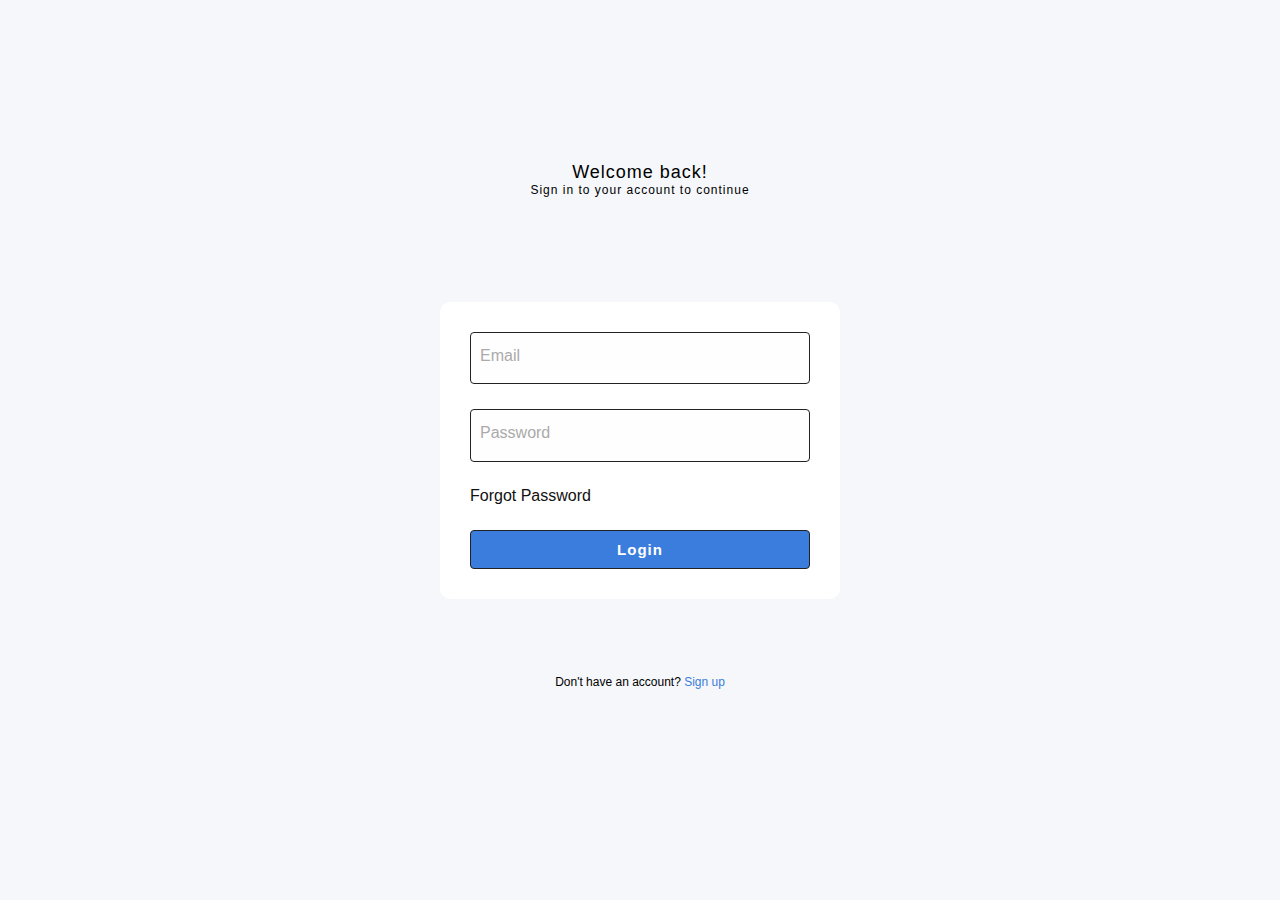
<file: signIn.html>
<!DOCTYPE html>
<html lang="en">
  <head>
    <meta charset="UTF-8" />
    <meta
      name="viewport"
      content="width=device-width, initial-scale=1.0" />
    <title>SignIn</title>
    <style>
      @import url('https://fonts.googleapis.com/css2?family=Quicksand:wght@300;400;500;600;700&display=swap');
      * {
        margin: 0;
        padding: 0;
        font-family: Arial, Helvetica, sans-serif;
        box-sizing: border-box;
      }
      html,
      body {
        width: 100%;
        height: 100%;
      }
      section {
        position: relative;
        width: 100%;
        height: 100%;
        display: flex;
        justify-content: center;
        align-items: center;
        background-color: #f5f7fa;
        overflow: hidden;
      }
      .form-text-container1 {
        display: inline-block;
        color: black;
        position: absolute;
        top: 18%;
        text-align: center;
      }
      .form-text-container1 h2 {
        font-weight: 400;
        letter-spacing: 1px;
        font-size: 18px;
      }
      .form-text-container1 h3 {
        font-weight: 200;
        letter-spacing: 1px;
        font-size: 12px;
      }
      .form-text-container2 {
        display: inline-block;
        color: black;
        position: absolute;
        top: 75%;
        text-align: center;
      }
      .form-text-container2 p {
        font-size: 12px;
      }
      .form-text-container2 a {
        text-decoration: none;
        color: #3b7ddd;
      }
      section .signin {
        position: absolute;
        width: 400px;
        background: #fff;
        z-index: 1000;
        display: flex;
        justify-content: center;
        align-items: center;
        padding: 30px;
        border-radius: 10px;
      }
      section .signin .content {
        position: relative;
        width: 100%;
        display: flex;
        justify-content: center;
        align-items: center;
        flex-direction: column;
        gap: 40px;
      }
      section .signin .content h2 {
        font-size: 2em;
        color: #222;
        text-transform: uppercase;
      }
      section .signin .content .form {
        width: 100%;
        display: flex;
        flex-direction: column;
        gap: 25px;
      }
      section .signin .content .form .inputBox {
        position: relative;
        width: 100%;
      }
      section .signin .content .form .inputBox input {
        position: relative;
        width: 100%;
        background: #fffefe;
        border: 1px solid #222;
        outline: none;
        padding: 25px 10px 7.5px;
        border-radius: 4px;
        color: #111;
        font-weight: 500;
        font-size: 1em;
      }
      section .signin .content .form .inputBox i {
        position: absolute;
        left: 0;
        padding: 15px 10px;
        font-style: normal;
        color: #aaa;
        transition: 0.5s;
        pointer-events: none;
      }
      .signin .content .form .inputBox input:focus ~ i,
      .signin .content .form .inputBox input:valid ~ i {
        transform: translateY(-7.5px);
        font-size: 0.8em;
        color: #111;
      }
      .signin .content .form .links {
        position: relative;
        width: 100%;
        display: flex;
        justify-content: space-between;
      }
      .signin .content .form .links a {
        color: #111;
        text-decoration: none;
      }
      .signin .content .form .links a:nth-child(2) {
        color: #111;
        font-weight: 600;
      }
      .signin .content .form .inputBox input[type='submit'] {
        padding: 10px;
        background: #3b7ddd;
        color: #fff;
        font-weight: 600;
        font-size: 15px;
        letter-spacing: 1px;
        cursor: pointer;
      }
      input[type='submit']:active {
        opacity: 0.6;
      }
      @media (max-width: 900px) {
        section span {
          width: calc(10vw - 2px);
          height: calc(10vw - 2px);
        }
      }
      @media (max-width: 600px) {
        section span {
          width: calc(20vw - 2px);
          height: calc(20vw - 2px);
        }
      }
    </style>
  </head>
  <body>
    <section>
      <div class="form-text-container1">
        <h2>Welcome back!</h2>
        <h3>Sign in to your account to continue</h3>
      </div>
      <div class="signin">
        <div class="content">
          <div class="form">
            <div class="inputBox">
              <input
                type="email"
                required />
              <i>Email</i>
            </div>

            <div class="inputBox">
              <input
                type="password"
                required />
              <i>Password</i>
            </div>

            <div class="links">
              <a href="#">Forgot Password</a>
            </div>

            <div class="inputBox">
              <input
                type="submit"
                value="Login" />
            </div>
          </div>
        </div>
      </div>
      <div class="form-text-container2">
        <p>Don't have an account? <a href="signUp.html">Sign up</a></p>
      </div>
    </section>
  </body>
</html>
</file>
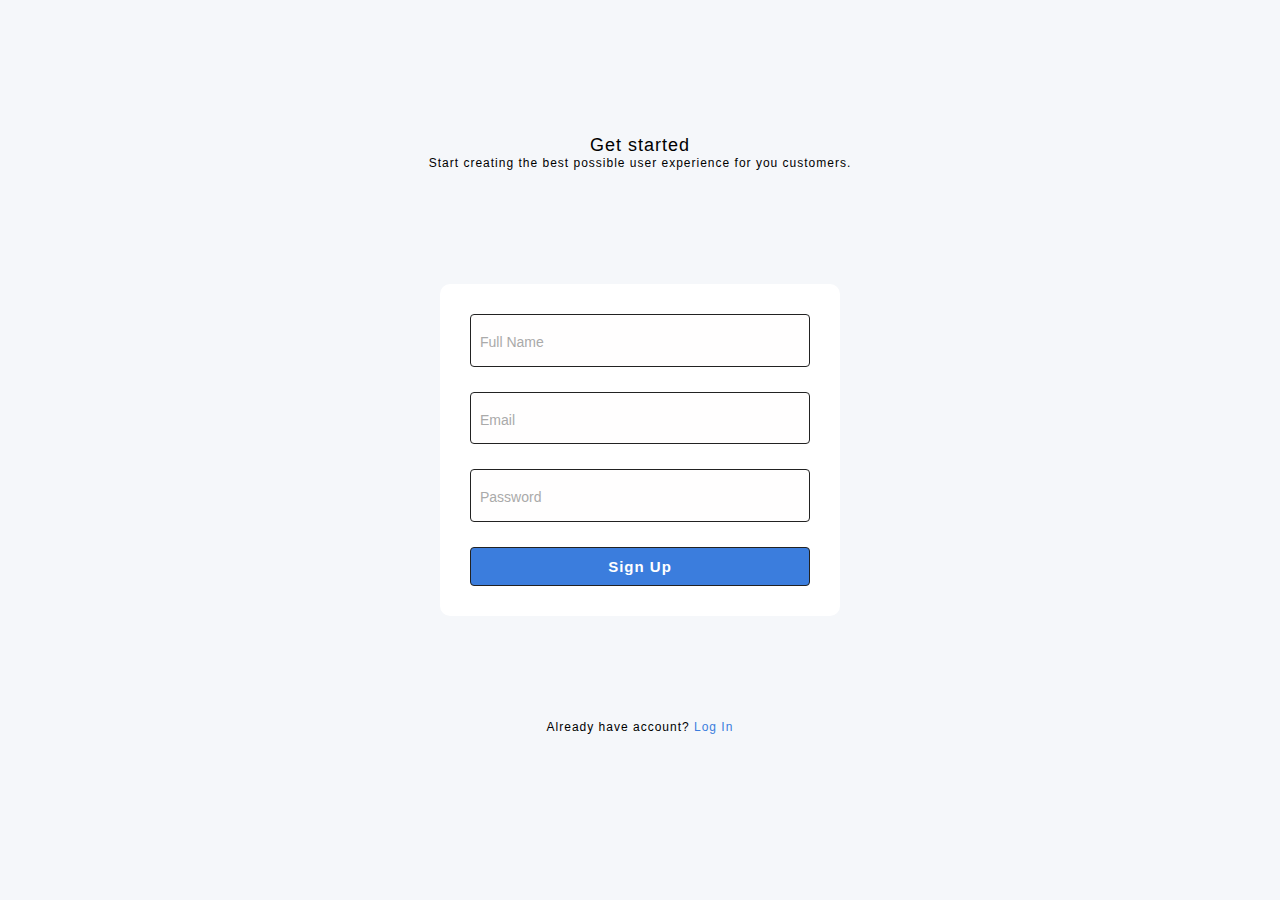
<file: signUp.html>
<!DOCTYPE html>
<html lang="en">
  <head>
    <meta charset="UTF-8" />
    <meta
      name="viewport"
      content="width=device-width, initial-scale=1.0" />
    <title>SignUp</title>
    <style>
      @import url('https://fonts.googleapis.com/css2?family=Quicksand:wght@300;400;500;600;700&display=swap');
      * {
        margin: 0;
        padding: 0;
        font-family: Arial, Helvetica, sans-serif;
        box-sizing: border-box;
      }
      html,
      body {
        width: 100%;
        height: 100%;
      }
      section {
        position: relative;
        width: 100%;
        height: 100%;
        display: flex;
        justify-content: center;
        align-items: center;
        background-color: #f5f7fa;
        overflow: hidden;
      }
      .form-text-container1 {
        display: inline-block;
        color: black;
        position: absolute;
        top: 15%;
        text-align: center;
      }
      .form-text-container1 h2 {
        font-weight: 400;
        letter-spacing: 1px;
        font-size: 18px;
      }
      .form-text-container1 h3 {
        font-weight: 200;
        letter-spacing: 1px;
        font-size: 12px;
      }
      .form-text-container2 {
        display: inline-block;
        color: black;
        position: absolute;
        letter-spacing: 1px;
        top: 80%;
        text-align: center;
      }
      .form-text-container2 p {
        font-size: 12px;
      }
      .form-text-container2 a {
        text-decoration: none;
        color: #3b7ddd;
      }
      section .signin {
        position: absolute;
        width: 400px;
        background: #fff;
        z-index: 1000;
        display: flex;
        justify-content: center;
        align-items: center;
        padding: 30px;
        border-radius: 10px;
      }
      section .signin .content {
        position: relative;
        width: 100%;
        display: flex;
        justify-content: center;
        align-items: center;
        flex-direction: column;
        gap: 40px;
      }
      section .signin .content h2 {
        font-size: 2em;
        color: #222;
        text-transform: uppercase;
      }
      section .signin .content .form {
        width: 100%;
        display: flex;
        flex-direction: column;
        gap: 25px;
      }
      section .signin .content .form .inputBox {
        position: relative;
        width: 100%;
      }
      section .signin .content .form .inputBox input {
        position: relative;
        width: 100%;
        background: #fffefe;
        border: 1px solid #222;
        outline: none;
        padding: 25px 10px 7.5px;
        border-radius: 4px;
        color: #111;
        font-weight: 500;
        font-size: 1em;
      }
      section .signin .content .form .inputBox i {
        position: absolute;
        left: 0;
        padding: 20px 10px;
        font-style: normal;
        color: #aaa;
        font-size: 14px;
        transition: 0.5s;
        pointer-events: none;
      }
      .signin .content .form .inputBox input:focus ~ i,
      .signin .content .form .inputBox input:valid ~ i {
        transform: translateY(-7.5px);
        font-size: 12px;
        color: #111;
      }
      .signin .content .form .links {
        position: relative;
        width: 100%;
        display: flex;
        justify-content: space-between;
      }
      .signin .content .form .links a {
        color: #111;
        text-decoration: none;
      }
      .signin .content .form .links a:nth-child(2) {
        color: #111;
        font-weight: 600;
      }
      .signin .content .form .inputBox input[type='submit'] {
        padding: 10px;
        background: #3b7ddd;
        color: #fff;
        font-weight: 600;
        font-size: 15px;
        letter-spacing: 1px;
        cursor: pointer;
      }
      input[type='submit']:active {
        opacity: 0.6;
      }
      @media (max-width: 900px) {
        section span {
          width: calc(10vw - 2px);
          height: calc(10vw - 2px);
        }
      }
      @media (max-width: 600px) {
        section span {
          width: calc(20vw - 2px);
          height: calc(20vw - 2px);
        }
      }
    </style>
  </head>
  <body>
    <section>
      <div class="form-text-container1">
        <h2>Get started</h2>
        <h3>
          Start creating the best possible user experience for you customers.
        </h3>
      </div>
      <div class="signin">
        <div class="content">
          <div class="form">
            <div class="inputBox">
              <input
                type="text"
                required />
              <i>Full Name</i>
            </div>

            <div class="inputBox">
              <input
                type="email"
                required />
              <i>Email</i>
            </div>
            <div class="inputBox">
              <input
                type="password"
                required />
              <i>Password</i>
            </div>
            <div class="inputBox">
              <input
                type="submit"
                value="Sign Up" />
            </div>
          </div>
        </div>
      </div>
      <div class="form-text-container2">
        <p>Already have account? <a href="signIn.html">Log In</a></p>
      </div>
    </section>
  </body>
</html>
</file>
